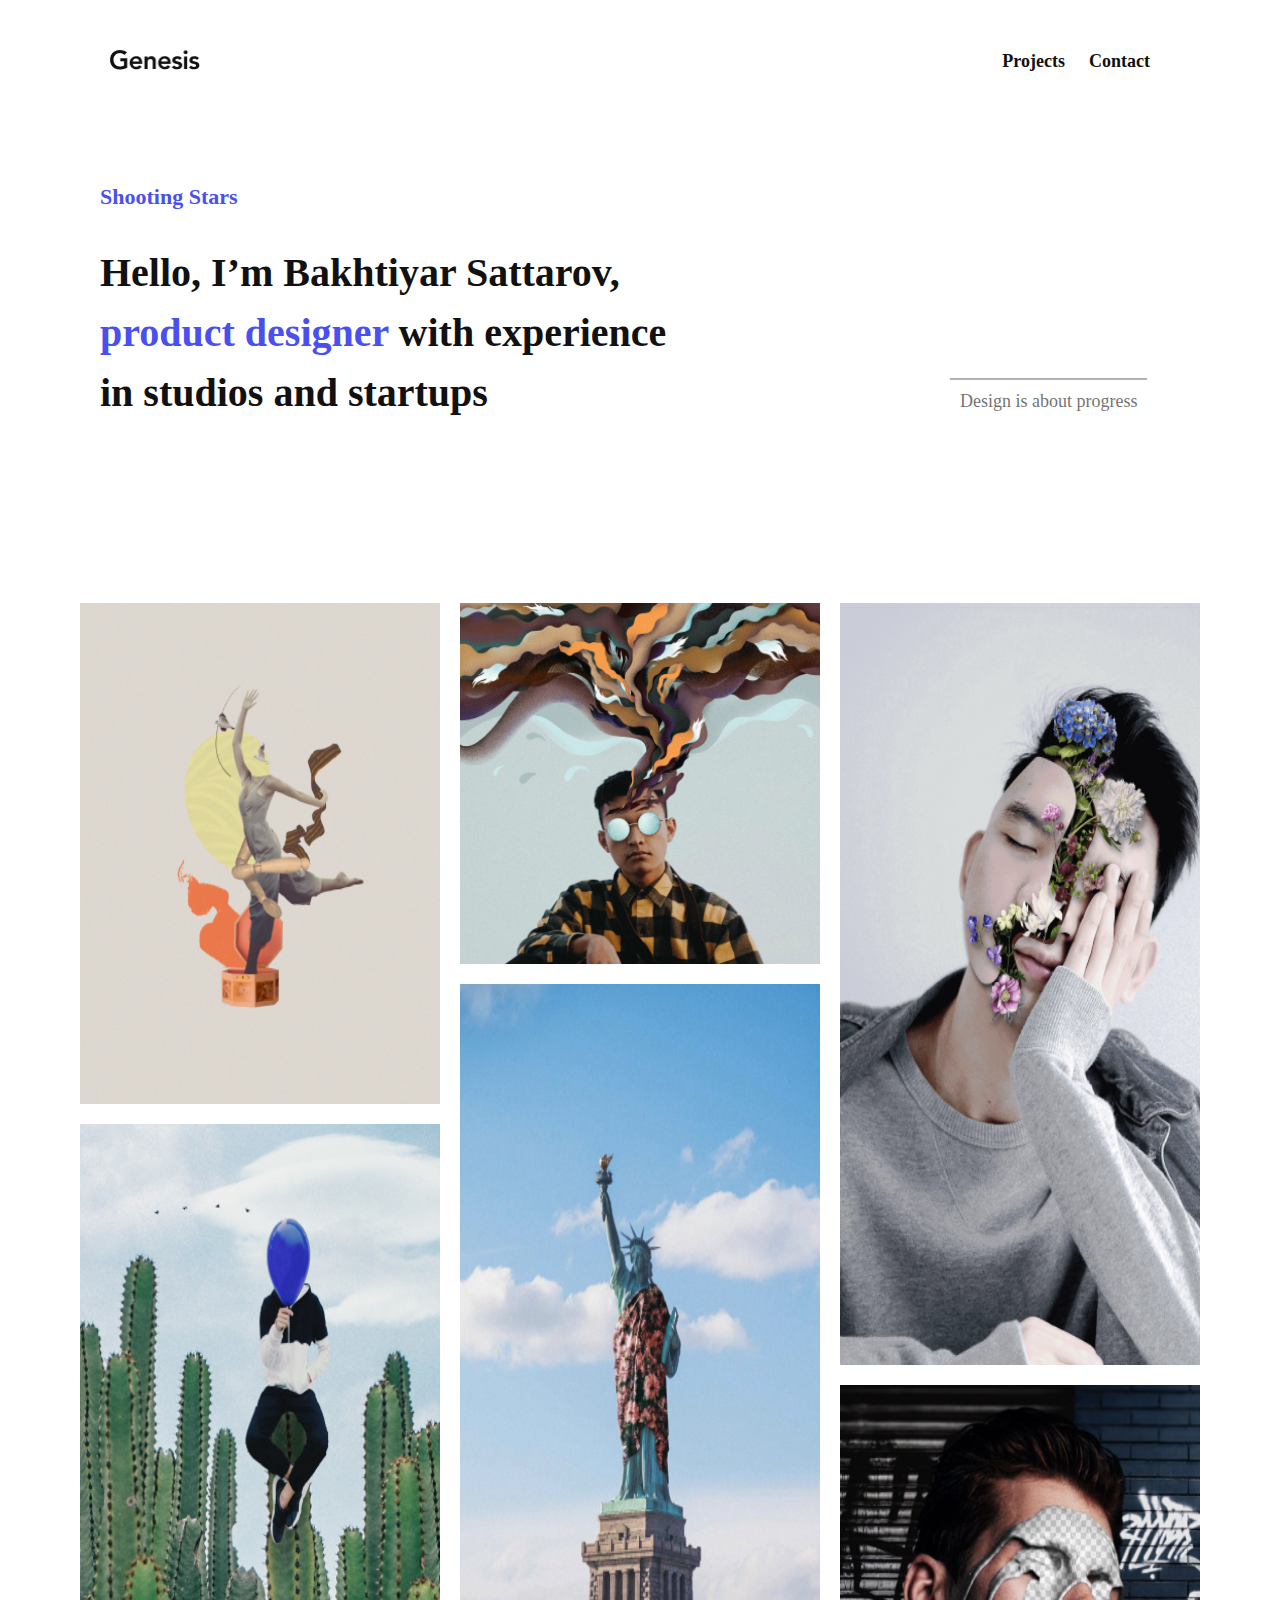
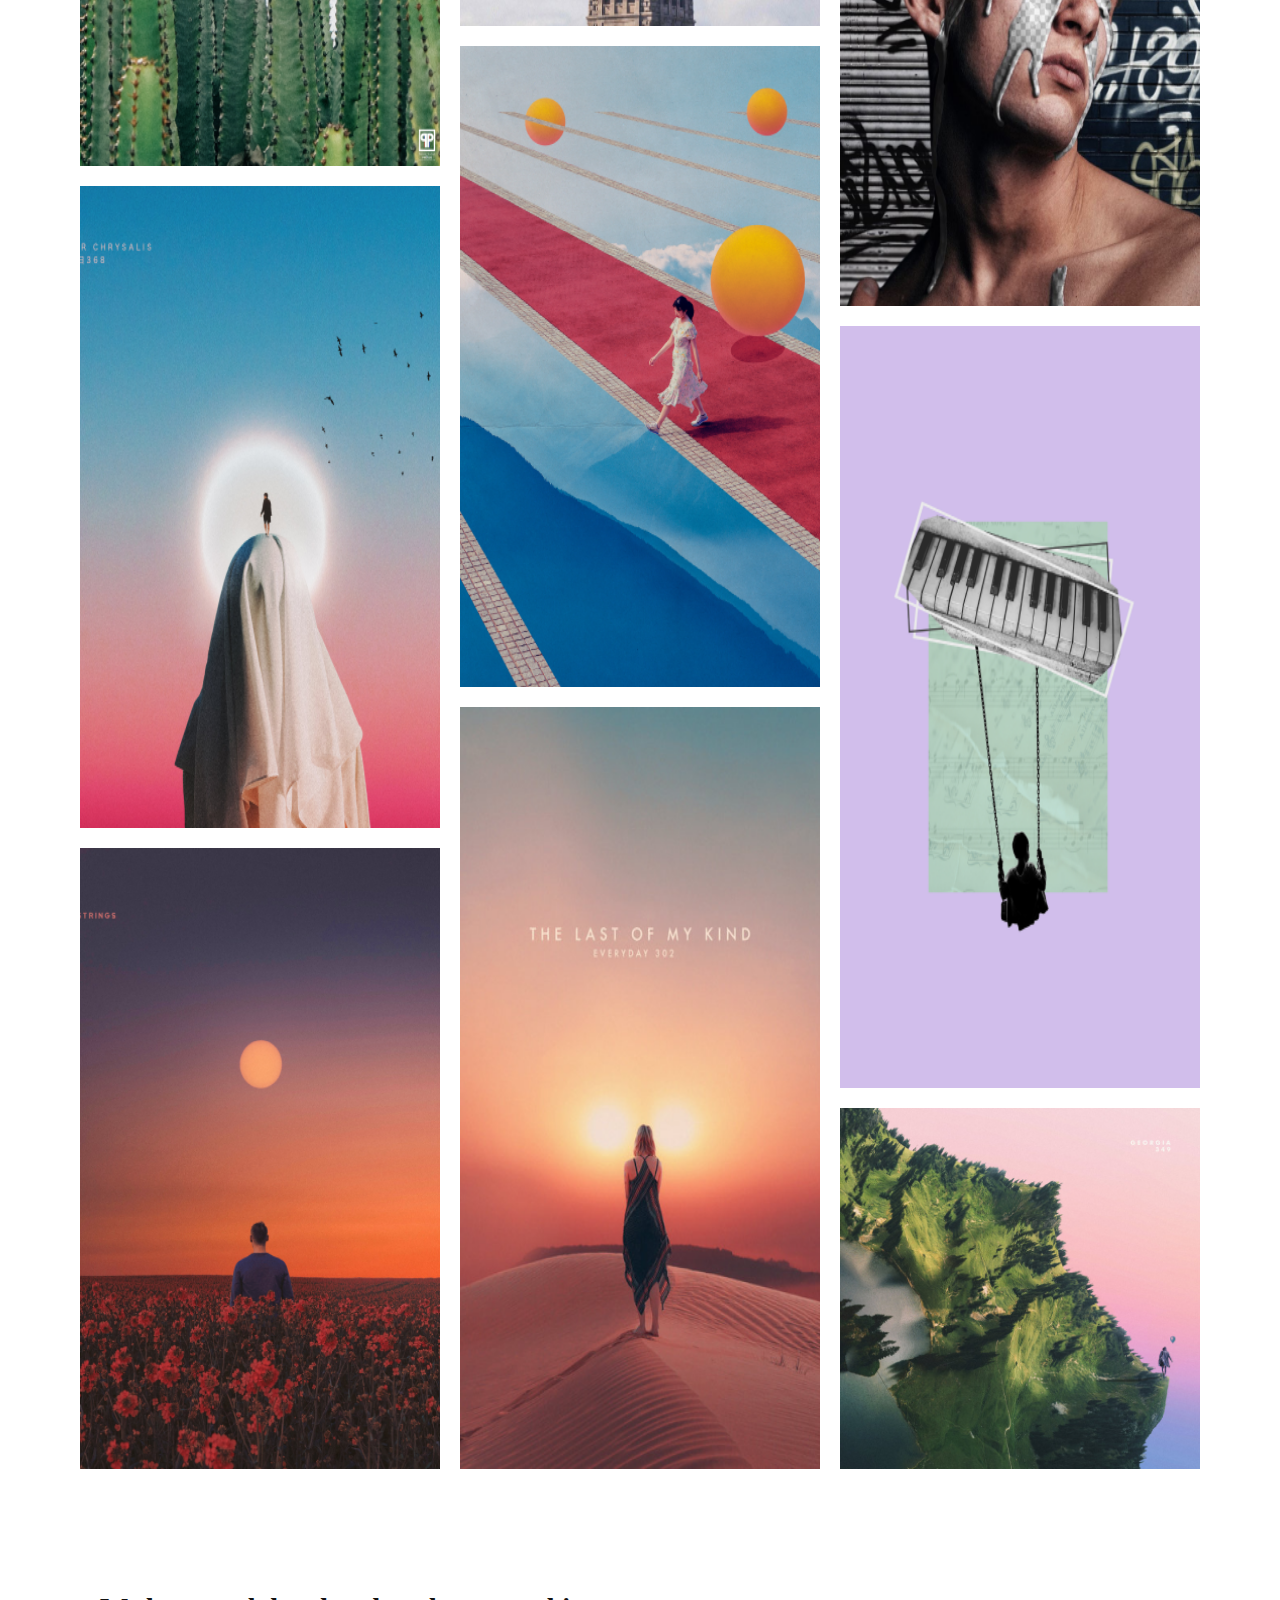
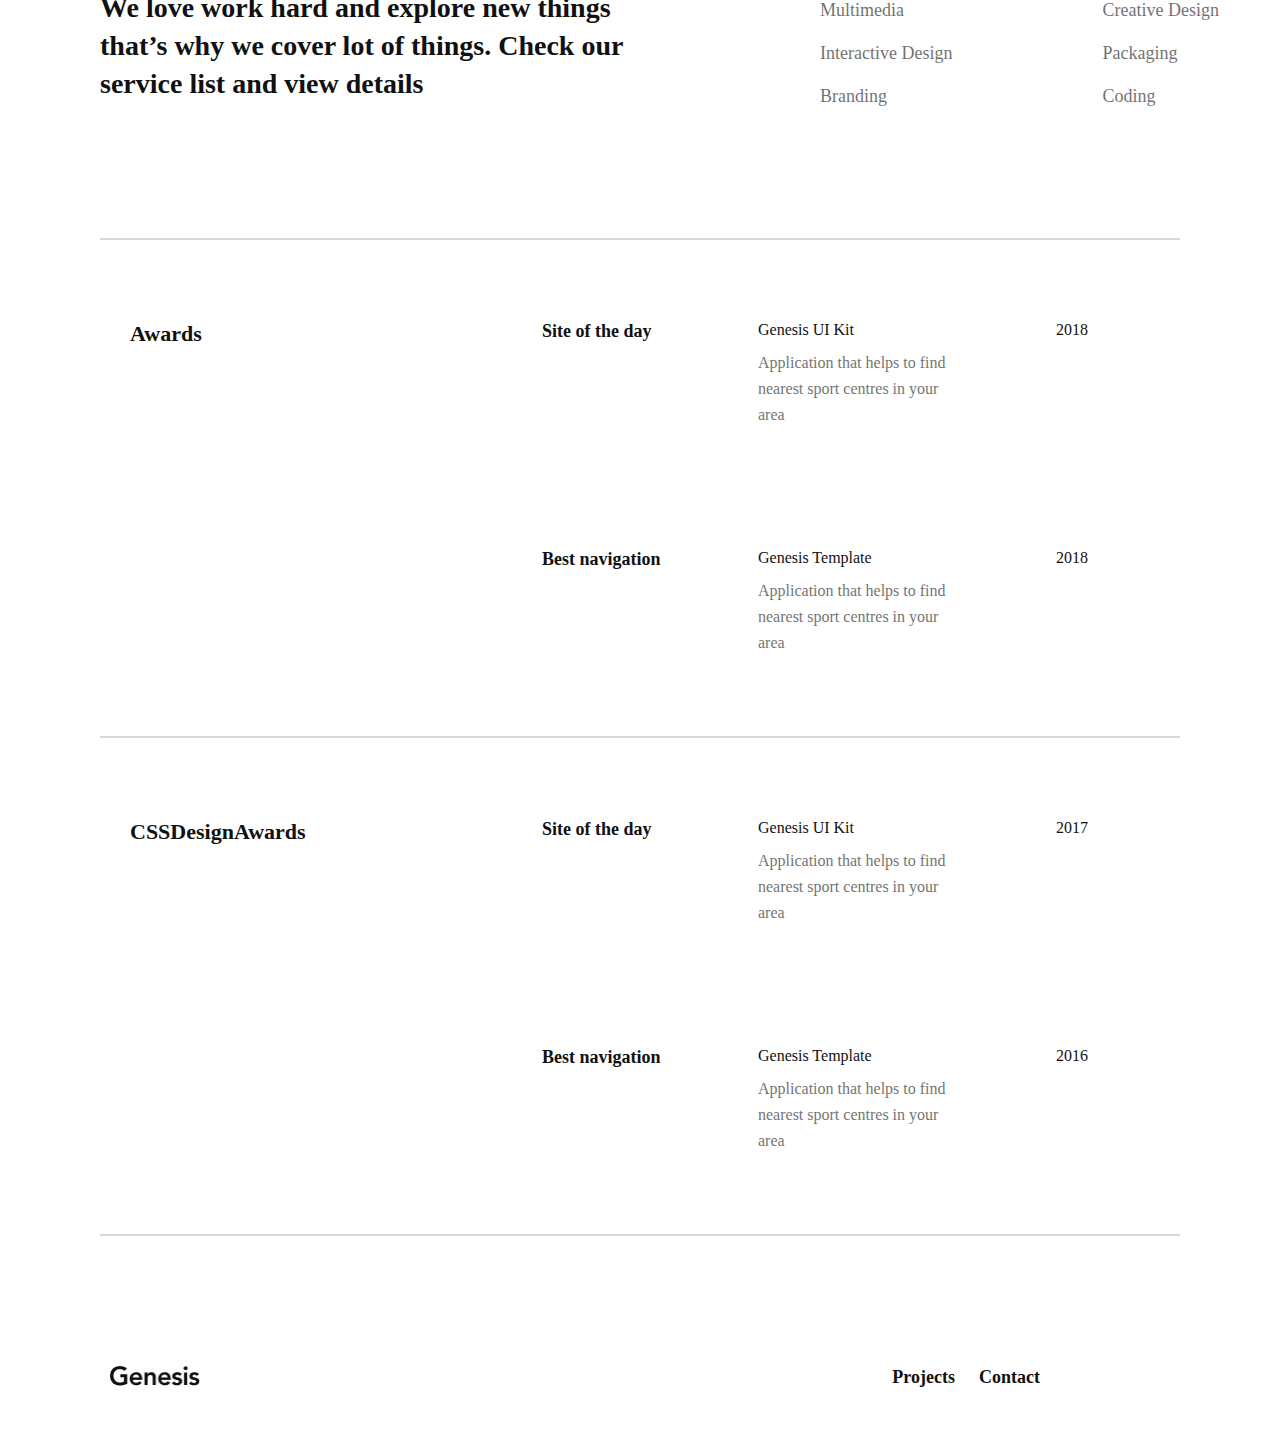
<file: index.html>
<!DOCTYPE html>
<html lang="en">
<head>
    <meta charset="UTF-8">
    <meta http-equiv="X-UA-Compatible" content="IE=edge">
    <meta name="viewport" content="width=device-width, initial-scale=1.0">
    <title>Genesis</title>
    <link rel="stylesheet" href="/assets/css/reset.css">
    
    <link rel="preconnect" href="https://fonts.googleapis.com">
    <link rel="preconnect" href="https://fonts.gstatic.com" crossorigin>
    <link href="https://fonts.googleapis.com/css2?family=Mulish&display=swap" rel="stylesheet">
    <link rel="stylesheet" href="https://use.fontawesome.com/releases/v5.15.4/css/all.css" integrity="sha384-DyZ88mC6Up2uqS4h/KRgHuoeGwBcD4Ng9SiP4dIRy0EXTlnuz47vAwmeGwVChigm" crossorigin="anonymous">
    <link rel="stylesheet" href="./assets/css/styles.css">
    
</head>
<body>
    <header class="header">
        <img class="header_logo" src="./assets/images/logo.png" alt="Genesis logo">
        <div class="header_links">
            <a class="header_links--item" href="#">Projects</a>
            <a class="header_links--item" href="#">Contact</a>
        </div>
    </header>

    <section class="intro">        
        <p class="intro_title">Shooting Stars</p>
        <div class="intro_info">
        <p class="intro_info--text">Hello, I’m Bakhtiyar Sattarov, <span class="intro_info--text-highlight">product designer</span> with experience in studios and startups</p>
        <p class="intro_info--quote">Design is about progress</p>
        </div>
    </section>

    <section class="photo_gallery">
        <div class="gallery">
            <img class="gallery_image gallery_image--1" src="./assets/images/image-1.png" alt="">
            <img class="gallery_image gallery_image--2" src="./assets/images/image-2.png" alt="">
            <img class="gallery_image gallery_image--3" src="./assets/images/image-3.png" alt="">
            <img class="gallery_image gallery_image--4" src="./assets/images/image-4.png" alt="">
            <img class="gallery_image gallery_image--5" src="./assets/images/image-5.png" alt="">
            <img class="gallery_image gallery_image--6" src="./assets/images/image-6.png" alt="">
            <img class="gallery_image gallery_image--7" src="./assets/images/image-7.png" alt="">
            <a class=" gallery_image--8" href="./portfolio/portfolio.html"> <img class="gallery_image" src="./assets/images/image-8.png" alt=""></a>
            <img class="gallery_image gallery_image--9" src="./assets/images/image-9.png" alt="">
            <img class="gallery_image gallery_image--10" src="./assets/images/image-10.png" alt="">
            <img class="gallery_image gallery_image--11" src="./assets/images/image-11.png" alt="">
            <img class="gallery_image gallery_image--12" src="./assets/images/image-12.png" alt="">
        </div>
    </section>

    <section class="service">
        <div class="service_description"><p>We love work hard and explore new things that’s why we cover lot of things. Check our service list and view details</p></div>
        <div class="service_links">
            <a class="service_links--item" href="#">Multimedia</a>
            <a class="service_links--item" href="#">Interactive Design</a>
            <a class="service_links--item" href="#">Branding</a>
        </div>
        <div class="service_links">
            <a class="service_links--item" href="#">Creative Design</a>
            <a class="service_links--item" href="#">Packaging</a>
            <a class="service_links--item" href="#">Coding</a>
        </div>
    </section>

    <section class="awards">
        <p class="awards_title awards_item--1">Awards</p>
        <p class="awards_subtitle awards_item--2">Site of the day</p>
        <div class="awards_item--3">
            <p class="awards_super--subtitle">Genesis UI Kit</p>
            <p class="awards_description">Application that helps to find nearest sport centres in your area</p>
        </div>
        <p class="awards_year awards_item--4">2018</p>
        <p class="awards_subtitle awards_item--5">Best navigation</p>
        <div class="awards_item--6">
            <p class="awards_super--subtitle">Genesis Template</p>
            <p class="awards_description">Application that helps to find nearest sport centres in your area</p>
        </div>
        <p class="awards_year awards_item--7">2018</p>           
    </section>

    <section class="awards design-awards">
        <p class="awards_title design-awards_item--1">CSSDesignAwards</p>
        <p class="awards_subtitle design-awards_item--2">Site of the day</p>
        <div class="design-awards_item--3">
            <p class="awards_super--subtitle">Genesis UI Kit</p>
            <p class="awards_description">Application that helps to find nearest sport centres in your area</p>
        </div>
        <p class="awards_year design-awards_item--4">2017</p>
        <p class="awards_subtitle design-awards_item--5">Best navigation</p>
        <div class="design-awards_item--6">
            <p class="awards_super--subtitle">Genesis Template</p>
            <p class="awards_description">Application that helps to find nearest sport centres in your area</p>
        </div>
        <p class="awards_year design-awards_item--7">2016</p>           
    </section>   
    

    <footer class="footer">
        <img class="footer_logo" src="./assets/images/logo.png" alt="Genesis logo">
        <div class="footer_info">
            <div class="footer_links">
                <a class="footer_links--item" href="#">Projects</a>
                <a class="footer_links--item" href="#">Contact</a>
            </div>
            <div class="footer_icons">
                <i class="footer_icons--item fab fa-dribbble"></i>
                <i class="footer_icons--item fab fa-instagram"></i>
                <i class="footer_icons--item fab fa-twitter"></i>
            </div>
    </div>
    </footer>
</body>
</html>
</file>
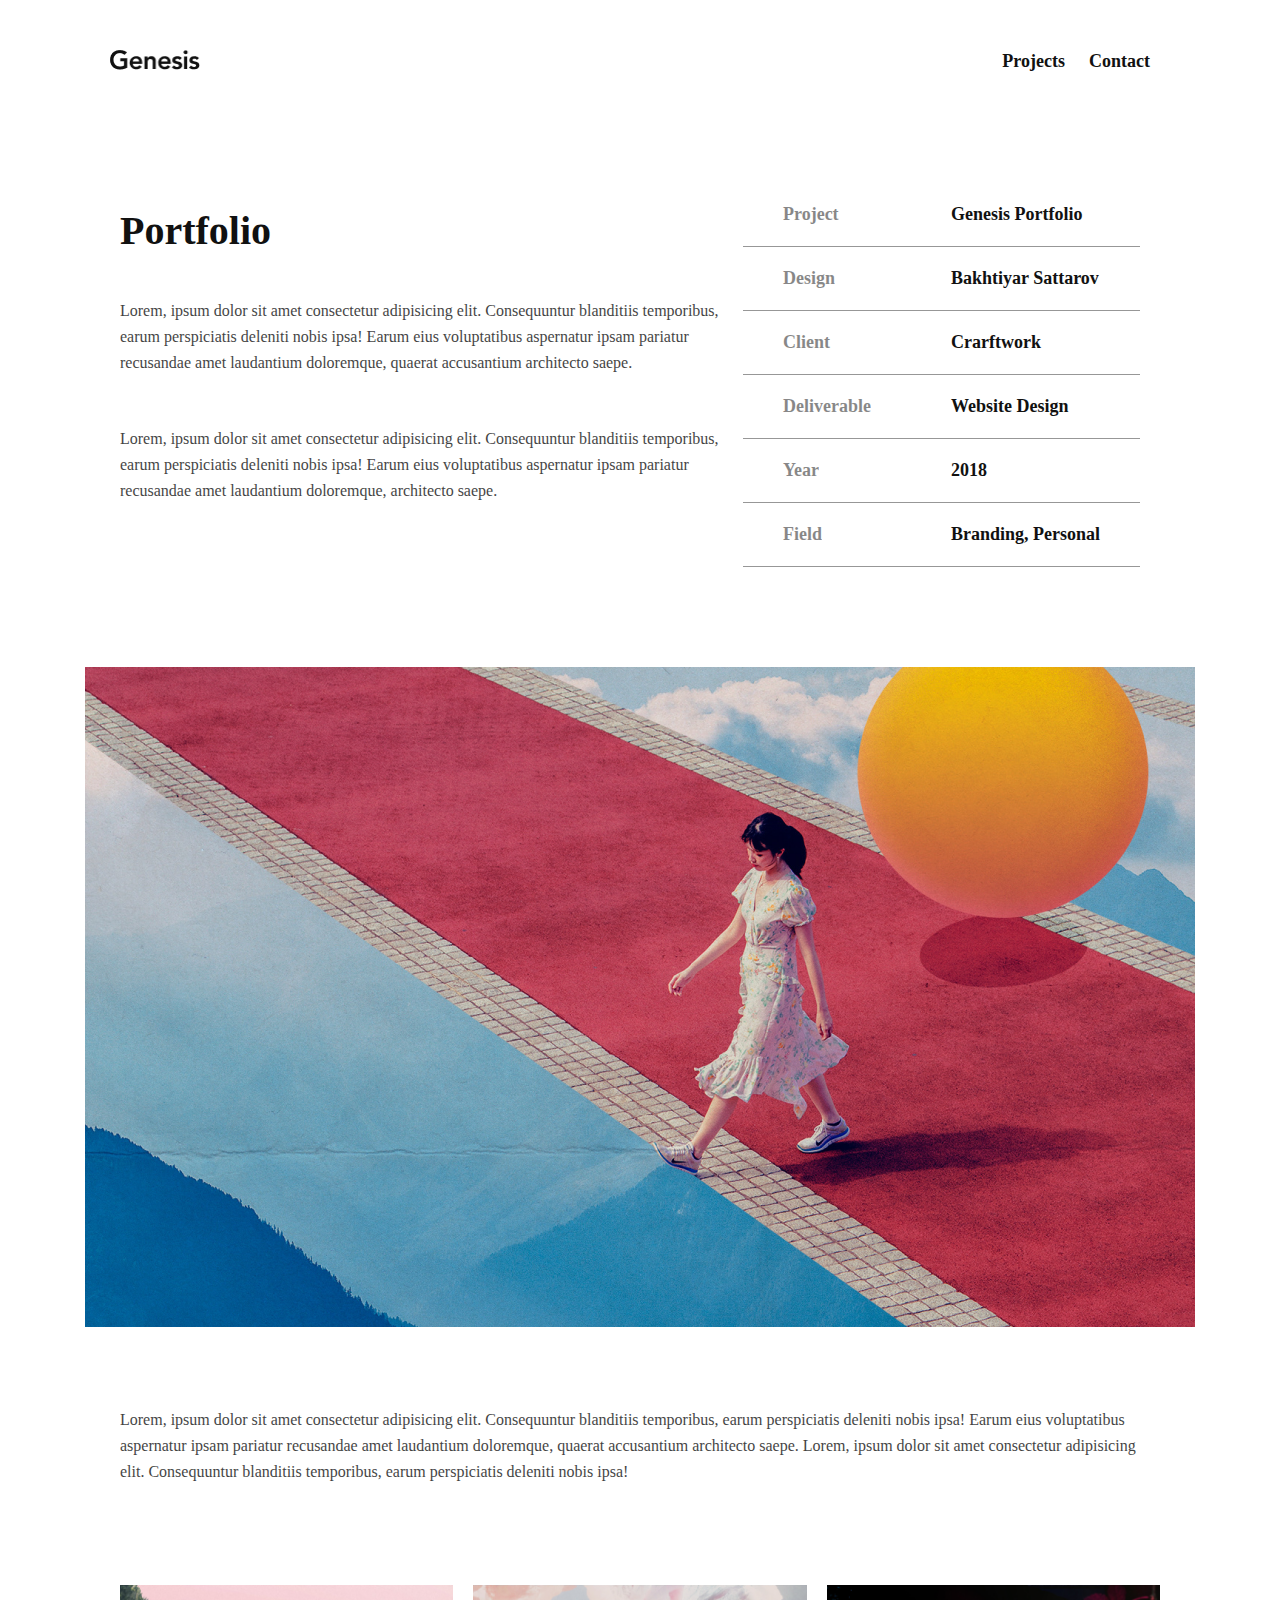
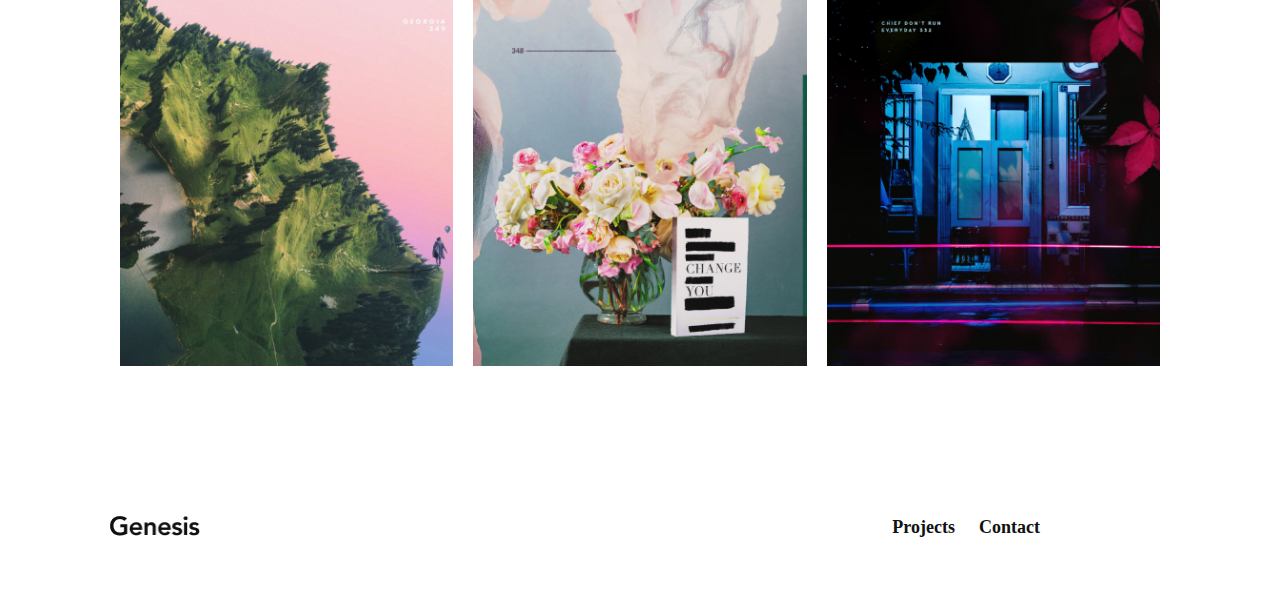
<file: portfolio/portfolio.html>
<!DOCTYPE html>
<html lang="en">
<head>
    <meta charset="UTF-8">
    <meta http-equiv="X-UA-Compatible" content="IE=edge">
    <meta name="viewport" content="width=device-width, initial-scale=1.0">
    <title>Genesis-Portfolio</title>
    <link rel="stylesheet" href="/assets/css/reset.css">
    
    <link rel="preconnect" href="https://fonts.googleapis.com">
    <link rel="preconnect" href="https://fonts.gstatic.com" crossorigin>
    <link href="https://fonts.googleapis.com/css2?family=Mulish&display=swap" rel="stylesheet">
    <link rel="stylesheet" href="https://use.fontawesome.com/releases/v5.15.4/css/all.css" integrity="sha384-DyZ88mC6Up2uqS4h/KRgHuoeGwBcD4Ng9SiP4dIRy0EXTlnuz47vAwmeGwVChigm" crossorigin="anonymous">
    <link rel="stylesheet" href="./assets/css/portfolio.css">
    
</head>
<body>
    <header class="header">
        <img class="header_logo" src="./assets/images/logo.png" alt="Genesis logo">
        <div class="header_links">
            <a class="header_links--item" href="#">Projects</a>
            <a class="header_links--item" href="#">Contact</a>
        </div>
    </header>

    <section class="portfolio">        
        <div class="portfolio_intro">
            <h1 class="portfolio_intro--heading">Portfolio</h1>
            <p class="portfolio_intro--text1">Lorem, ipsum dolor sit amet consectetur adipisicing elit. Consequuntur blanditiis temporibus, earum perspiciatis deleniti nobis ipsa! Earum eius voluptatibus aspernatur ipsam pariatur recusandae amet laudantium doloremque, quaerat accusantium architecto saepe.</p>
            <p class="portfolio_intro--text2">Lorem, ipsum dolor sit amet consectetur adipisicing elit. Consequuntur blanditiis temporibus, earum perspiciatis deleniti nobis ipsa! Earum eius voluptatibus aspernatur ipsam pariatur recusandae amet laudantium doloremque, architecto saepe.</p>
        </div>

        <table class="portfolio_details">
            <tr>
                <td class="portfolio_details-title">Project</td>
                <td class="portfolio_details-info">Genesis Portfolio</td>
            </tr>
            <tr>
                <td class="portfolio_details-title">Design</td>
                <td class="portfolio_details-info">Bakhtiyar Sattarov</td>
            </tr>
            <tr>
                <td class="portfolio_details-title">Client</td>
                <td class="portfolio_details-info">Crarftwork</td>
            </tr>
            <tr>
                <td class="portfolio_details-title">Deliverable</td>
                <td class="portfolio_details-info">Website Design</td>
            </tr>
            <tr>
                <td class="portfolio_details-title">Year</td>
                <td class="portfolio_details-info">2018</td>
            </tr>
            <tr>
                <td class="portfolio_details-title">Field</td>
                <td class="portfolio_details-info">Branding, Personal</td>
            </tr>
        </table>        
    </section>

    <section class="info">
        <div class="info_img">
            <img src="./assets/images/image-1.png" alt="image-1">
        </div>
            <p class="info_text">Lorem, ipsum dolor sit amet consectetur adipisicing elit. Consequuntur blanditiis temporibus, earum perspiciatis deleniti nobis ipsa! Earum eius voluptatibus aspernatur ipsam pariatur recusandae amet laudantium doloremque, quaerat accusantium architecto saepe.
            Lorem, ipsum dolor sit amet consectetur adipisicing elit. Consequuntur blanditiis temporibus, earum perspiciatis deleniti nobis ipsa! </p>
    </section>

    <section class="gallery">
        <img class="gallery_image gallery_image--1" src="./assets/images/image-2.png" alt="image-2">
        <img class="gallery_image gallery_image--2" src="./assets/images/image-3.png" alt="image-3">
        <img class="gallery_image gallery_image--3" src="./assets/images/image-4.png" alt="image-4">
    </section>

    <footer class="footer">
        <img class="footer_logo" src="./assets/images/logo.png" alt="Genesis logo">
        <div class="footer_info">
            <div class="footer_links">
                <a class="footer_links--item" href="#">Projects</a>
                <a class="footer_links--item" href="#">Contact</a>
            </div>
            <div class="footer_icons">
                <i class="footer_icons--item fab fa-dribbble"></i>
                <i class="footer_icons--item fab fa-instagram"></i>
                <i class="footer_icons--item fab fa-twitter"></i>
            </div>
    </div>
    </footer>
</body>
</html>
</file>
<file: assets/css/styles.css>
.body {
  font-family: "Mulish", sans-serif;
  box-sizing: content-box;
}

.header {
  margin: 40px 40px 20px 20px;
  padding-left: 80px;
  padding-right: 80px;
  display: flex;
  justify-content: space-between;
}
.header_logo {
  max-width: 90px;
  max-height: 20px;
  padding: 10px;
}
.header_logo:hover {
  transform: rotate(-20deg);
}
.header_links {
  padding: 10px;
  padding-left: 10px;
}
.header_links--item {
  padding-left: 20px;
  text-decoration: none;
  font-weight: bold;
  font-size: 18px;
  line-height: 23px;
  color: #111111;
}
.header_links--item:hover {
  color: #4a4ff2;
  font-size: x-large;
}

.intro {
  margin: 100px;
}
.intro_title {
  font-weight: bold;
  font-size: 22px;
  line-height: 28px;
  color: #4a4ff2;
  padding-bottom: 32px;
}
.intro_info {
  display: flex;
}
.intro_info--text {
  font-weight: bold;
  font-size: 40px;
  line-height: 60px;
  color: #111111;
  max-width: 600px;
  max-height: 190px;
}
.intro_info--text-highlight {
  color: #4a4ff2;
}
.intro_info--quote {
  font-size: 18px;
  line-height: 23px;
  color: #111111;
  opacity: 0.6;
  align-self: flex-end;
  padding: 10px;
  margin-left: 250px;
  border-top: grey 2px solid;
}

.photo_gallery {
  display: flex;
  justify-content: center;
}

.gallery {
  display: grid;
  grid-template-columns: repeat(3, 1fr);
  grid-template-rows: 3fr 1fr 2fr 2fr 1fr 1fr 3fr 1fr 2fr 3fr;
  grid-gap: 20px;
  margin: 80px;
}
.gallery_image {
  width: 100%;
  height: 100%;
  cursor: pointer;
}
.gallery_image--1 {
  grid-column: 1;
  grid-row: 1/3;
}
.gallery_image--2 {
  grid-column: 2;
  grid-row: 1/2;
}
.gallery_image--3 {
  grid-column: 3;
  grid-row: 1/4;
}
.gallery_image--4 {
  grid-column: 1;
  grid-row: 3/6;
}
.gallery_image--5 {
  grid-column: 2;
  grid-row: 2/5;
}
.gallery_image--6 {
  grid-column: 3;
  grid-row: 4/7;
}
.gallery_image--7 {
  grid-column: 1;
  grid-row: 6/9;
}
.gallery_image--8 {
  grid-column: 2;
  grid-row: 5/8;
}
.gallery_image--8:hover {
  transform: rotate(10deg);
}
.gallery_image--9 {
  grid-column: 3;
  grid-row: 7/10;
}
.gallery_image--10 {
  grid-column: 1;
  grid-row: 9/11;
}
.gallery_image--11 {
  grid-column: 2;
  grid-row: 8/11;
}
.gallery_image--12 {
  grid-column: 3;
  grid-row: 10/11;
}

.service {
  display: flex;
  padding-left: 100px;
  max-height: 150px;
  margin-top: 40px;
  margin-bottom: 120px;
}
.service_description {
  font-weight: bold;
  font-size: 28px;
  line-height: 38px;
  color: #111111;
  max-width: 580px;
}
.service_links {
  padding-left: 130px;
}
.service_links--item {
  text-decoration: none;
  font-weight: normal;
  font-size: 18px;
  line-height: 23px;
  color: #111111;
  opacity: 0.6;
  display: block;
  padding: 10px;
}
.service_links--item:hover {
  color: #4a4ff2;
  font-size: x-large;
}

.awards {
  display: grid;
  grid-template-columns: 2fr 1fr 1fr 1fr;
  grid-template-rows: repeat(2, 1fr);
  gap: 20px;
  margin: 0px 100px 0px 100px;
  padding: 80px 10px 80px 30px;
  border-top: solid 2px #d8d8d8;
}
.awards_title {
  font-weight: bold;
  font-size: 22px;
  line-height: 28px;
  color: #111111;
}
.awards_subtitle {
  font-weight: bold;
  font-size: 18px;
  line-height: 23px;
  color: #111111;
}
.awards_super--subtitle {
  font-size: 16px;
  line-height: 20px;
  color: #111111;
  padding-bottom: 10px;
}
.awards_description {
  font-size: 16px;
  line-height: 26px;
  color: #111111;
  opacity: 0.6;
}
.awards_year {
  font-size: 16px;
  line-height: 20px;
  color: #111111;
}
.awards_item--1 {
  grid-column: 1/2;
  grid-row: 1/2;
}
.awards_item--2 {
  grid-column: 2/3;
  grid-row: 1/2;
}
.awards_item--3 {
  grid-column: 3/4;
  grid-row: 1/2;
}
.awards_item--4 {
  grid-column: 4/5;
  grid-row: 1/2;
  justify-self: center;
}
.awards_item--5 {
  grid-column: 2/3;
  grid-row: 2/3;
  padding-top: 50px;
}
.awards_item--6 {
  grid-column: 3/4;
  grid-row: 2/3;
  padding-top: 50px;
}
.awards_item--7 {
  grid-column: 4/5;
  grid-row: 2/3;
  padding-top: 50px;
  justify-self: center;
}

.design-awards {
  display: grid;
  grid-template-columns: 2fr 1fr 1fr 1fr;
  grid-template-rows: repeat(2, 1fr);
  gap: 20px;
  border-bottom: solid 2px #d8d8d8;
}
.design-awards_item--1 {
  grid-column: 1/2;
  grid-row: 1/2;
}
.design-awards_item--2 {
  grid-column: 2/3;
  grid-row: 1/2;
}
.design-awards_item--3 {
  grid-column: 3/4;
  grid-row: 1/2;
}
.design-awards_item--4 {
  grid-column: 4/5;
  grid-row: 1/2;
  justify-self: center;
}
.design-awards_item--5 {
  grid-column: 2/3;
  grid-row: 2/3;
  padding-top: 50px;
}
.design-awards_item--6 {
  grid-column: 3/4;
  grid-row: 2/3;
  padding-top: 50px;
}
.design-awards_item--7 {
  grid-column: 4/5;
  grid-row: 2/3;
  padding-top: 50px;
  justify-self: center;
}

.footer {
  margin: 120px 20px 40px 20px;
  padding-left: 80px;
  padding-right: 80px;
  display: flex;
  justify-content: space-between;
}
.footer_logo {
  max-width: 90px;
  max-height: 20px;
  padding: 10px;
}
.footer_logo:hover {
  transform: rotate(-20deg);
}
.footer_info {
  display: flex;
}
.footer_links {
  padding: 10px;
  padding-left: 10px;
  justify-content: flex-end;
}
.footer_links--item {
  padding-left: 20px;
  text-decoration: none;
  font-weight: bold;
  font-size: 18px;
  line-height: 23px;
  color: #111111;
}
.footer_links--item:hover {
  color: #4a4ff2;
  font-size: x-large;
}
.footer_icons {
  padding: 10px;
  margin-left: 50px;
}
.footer_icons--item {
  padding-left: 20px;
  font-size: 20px;
}
.footer_icons--item:hover {
  color: #4a4ff2;
  font-size: x-large;
}

/*# sourceMappingURL=styles.css.map */
</file>
<file: portfolio/assets/css/portfolio.css>
.body {
  font-family: "Mulish", sans-serif;
  box-sizing: content-box;
}

.header {
  margin: 40px 40px 20px 20px;
  padding-left: 80px;
  padding-right: 80px;
  display: flex;
  justify-content: space-between;
}
.header_logo {
  max-width: 90px;
  max-height: 20px;
  padding: 10px;
}
.header_logo:hover {
  transform: rotate(-20deg);
}
.header_links {
  padding: 10px;
  padding-left: 10px;
}
.header_links--item {
  padding-left: 20px;
  text-decoration: none;
  font-weight: bold;
  font-size: 18px;
  line-height: 23px;
  color: #111111;
}
.header_links--item:hover {
  color: #4a4ff2;
  font-size: x-large;
}

.portfolio {
  margin: 100px;
  display: flex;
  justify-content: space-between;
}
.portfolio_intro {
  max-width: 640px;
}
.portfolio_intro--heading {
  font-weight: bold;
  font-size: 40px;
  line-height: 55px;
  color: #111111;
  padding: 20px;
}
.portfolio_intro--heading:hover {
  font-size: 60px;
}
.portfolio_intro--text1 {
  font-size: 16px;
  line-height: 26px;
  opacity: 0.8;
  color: #111111;
  padding: 20px 20px 30px 20px;
}
.portfolio_intro--text2 {
  font-size: 16px;
  line-height: 26px;
  opacity: 0.8;
  color: #111111;
  padding: 20px;
}
.portfolio_details {
  margin-right: 40px;
}
.portfolio_details-title {
  font-weight: bold;
  font-size: 18px;
  line-height: 23px;
  opacity: 0.5;
  color: #111111;
  padding: 20px 40px 20px 40px;
  border-bottom: 1px solid #979797;
}
.portfolio_details-info {
  font-weight: bold;
  font-size: 18px;
  line-height: 23px;
  color: #111111;
  padding: 20px 40px 20px 40px;
  border-bottom: 1px solid #979797;
}

.info {
  margin: 100px;
}
.info_img {
  max-width: 100%;
  max-height: 100%;
  display: flex;
  justify-content: center;
}
.info_text {
  font-size: 16px;
  line-height: 26px;
  opacity: 0.8;
  color: #111111;
  padding: 80px 20px 0px 20px;
}

.gallery {
  display: grid;
  grid-template-columns: repeat(3, 1fr);
  gap: 20px;
  margin: 10px 100px;
  padding: 0px 20px 20px 20px;
}
.gallery_image {
  max-height: 100%;
  max-width: 100%;
}
.gallery_image:hover {
  transform: scale(1.1);
}
.gallery_image--1 {
  grid-column: 1/2;
}
.gallery_image--2 {
  grid-column: 2/3;
}
.gallery_image--3 {
  grid-column: 3/4;
}

.footer {
  margin: 120px 20px 40px 20px;
  padding-left: 80px;
  padding-right: 80px;
  display: flex;
  justify-content: space-between;
}
.footer_logo {
  max-width: 90px;
  max-height: 20px;
  padding: 10px;
}
.footer_logo:hover {
  transform: rotate(-20deg);
}
.footer_info {
  display: flex;
}
.footer_links {
  padding: 10px;
  padding-left: 10px;
  justify-content: flex-end;
}
.footer_links--item {
  padding-left: 20px;
  text-decoration: none;
  font-weight: bold;
  font-size: 18px;
  line-height: 23px;
  color: #111111;
}
.footer_links--item:hover {
  color: #4a4ff2;
  font-size: x-large;
}
.footer_icons {
  padding: 10px;
  margin-left: 50px;
}
.footer_icons--item {
  padding-left: 20px;
  font-size: 20px;
}
.footer_icons--item:hover {
  color: #4a4ff2;
  font-size: x-large;
}

/*# sourceMappingURL=portfolio.css.map */
</file>
